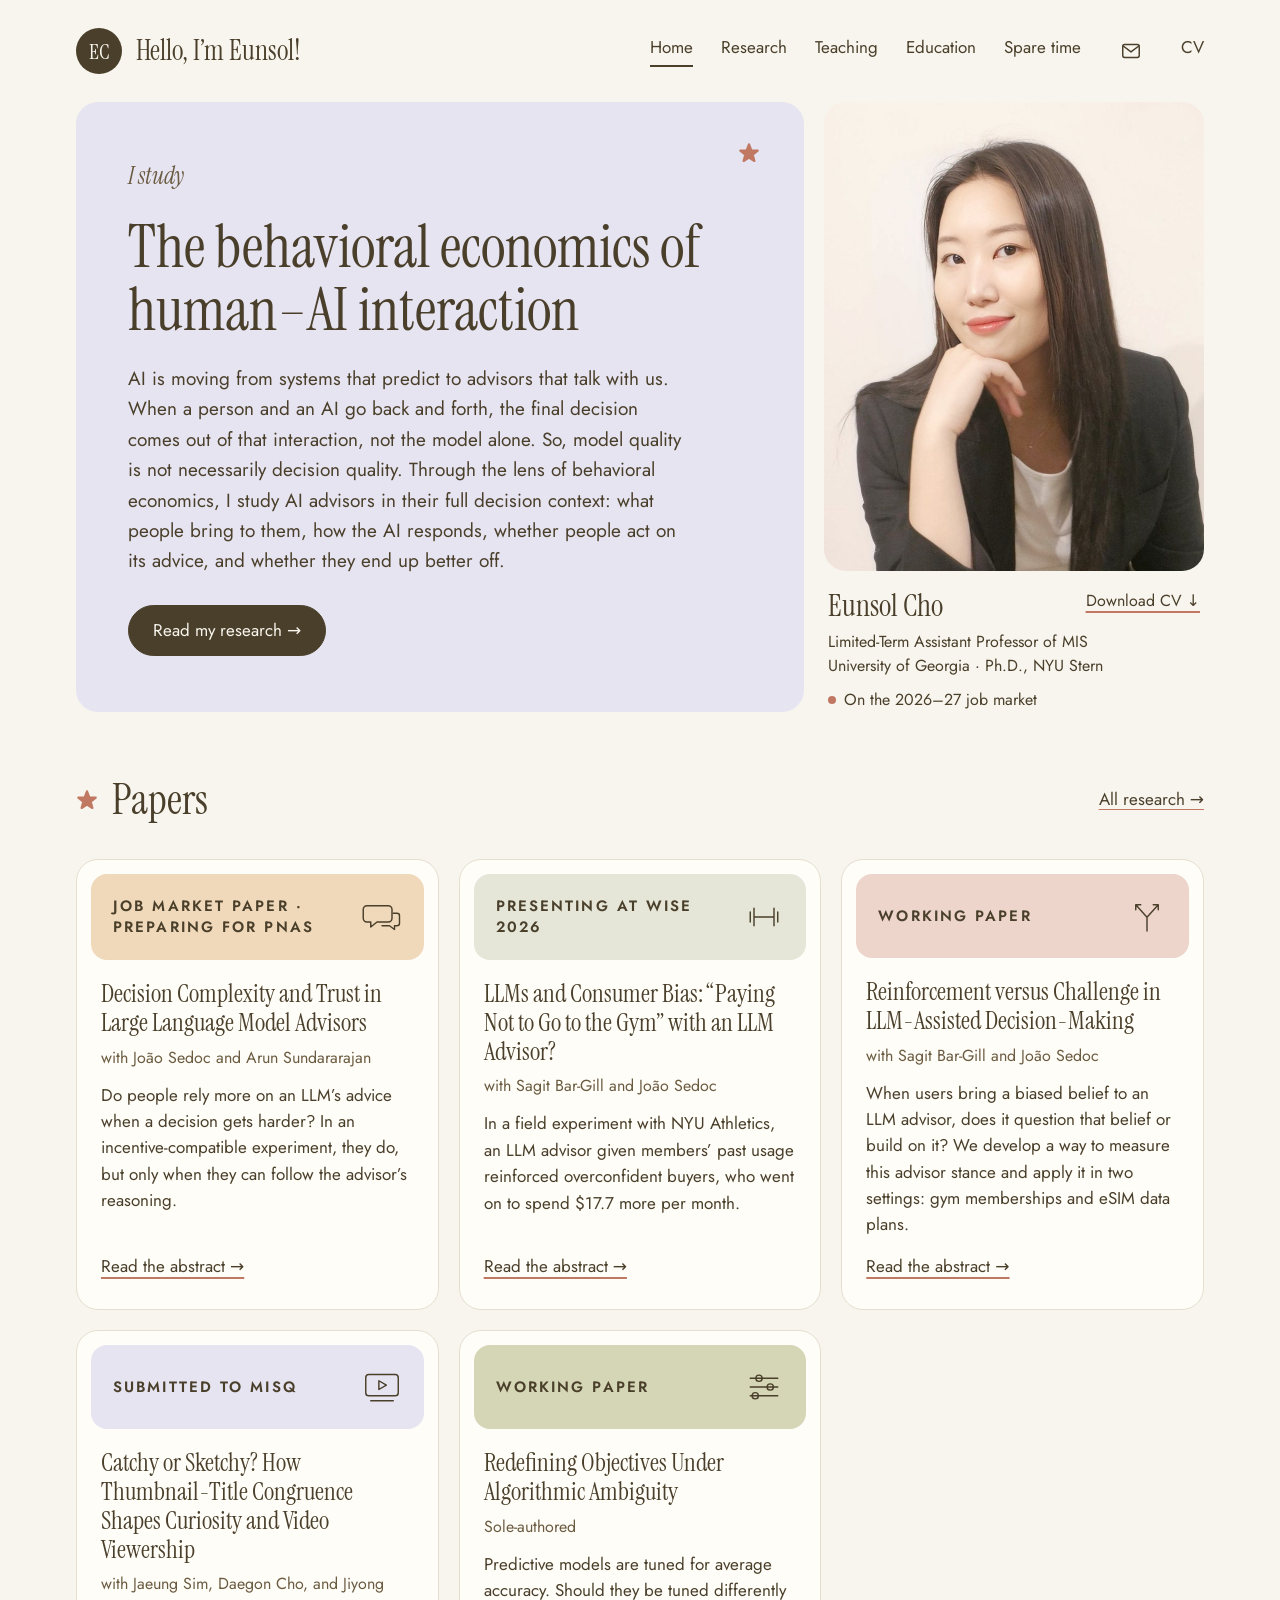
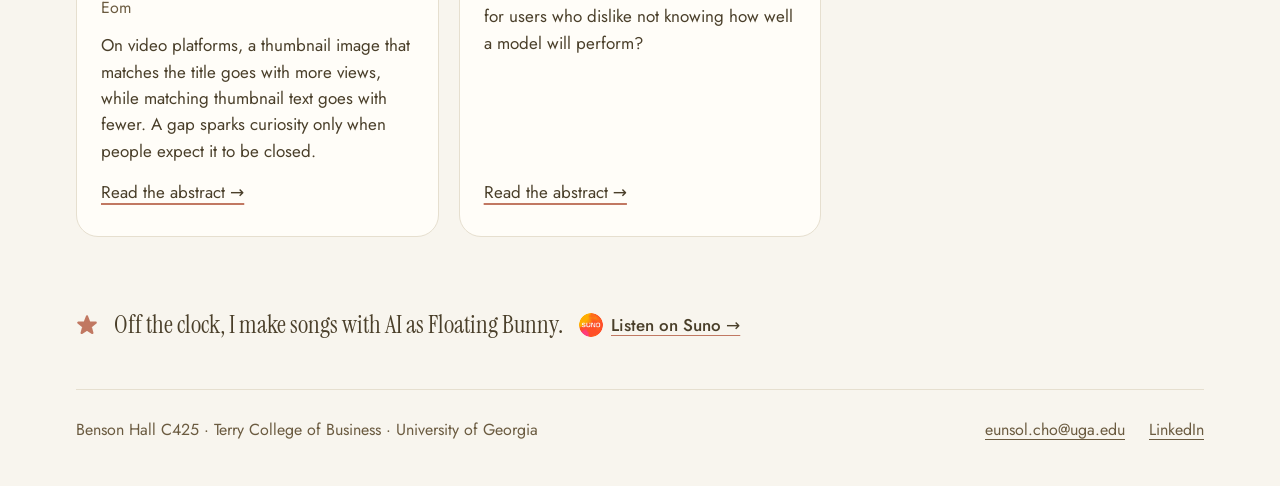
<file: index.html>
<!doctype html>
<html lang="en">
<head>
<meta charset="utf-8">
<meta name="viewport" content="width=device-width, initial-scale=1">
<title>Eunsol Cho · Behavioral economics of human–AI interaction</title>
<meta name="description" content="Eunsol Cho studies the behavioral economics of human–AI interaction: how people rely on information from platforms, algorithms, and AI, and whether it improves their decisions.">
<meta property="og:title" content="Eunsol Cho · Behavioral economics of human–AI interaction">
<meta property="og:description" content="Eunsol Cho studies the behavioral economics of human–AI interaction: how people rely on information from platforms, algorithms, and AI, and whether it improves their decisions.">
<meta property="og:image" content="https://iameunsol.com/assets/img/og.jpg">
<meta property="og:type" content="website">
<link rel="icon" href="favicon.svg" type="image/svg+xml">
<link rel="preconnect" href="https://fonts.googleapis.com">
<link rel="preconnect" href="https://fonts.gstatic.com" crossorigin>
<link rel="stylesheet" href="https://fonts.googleapis.com/css2?family=Instrument+Serif:ital@0;1&amp;family=Jost:wght@400;500;600&amp;display=swap">
<link rel="stylesheet" href="assets/css/site.css?v=bc23ac69">
</head>
<body>
<a class="skip" href="#main">Skip to content</a>
<div class="page">
  <header class="site-header">
    <a class="brand" href="./"><span class="mono" aria-hidden="true">EC</span><span class="brand-name">Hello, I’m Eunsol!</span></a>
    <nav class="nav" aria-label="Main">
      <a href="" aria-current="page">Home</a>
      <a href="research/">Research</a>
      <a href="teaching/">Teaching</a>
      <a href="education/">Education</a>
      <a href="spare-time/">Spare time</a>
      <a class="icon-link" href="mailto:eunsol.cho@uga.edu" aria-label="Email Eunsol"><svg aria-hidden="true" width="22" height="22" viewBox="0 0 24 24" fill="none" stroke="currentColor" stroke-width="1.6" stroke-linecap="round" stroke-linejoin="round"><rect x="3" y="5" width="18" height="14" rx="2"/><path d="M3.5 6.5l8.5 6.5 8.5-6.5"/></svg></a>
      <a href="/Eunsol_Cho_CV.pdf">CV</a>
    </nav>
  </header>
  <main id="main">
    <section class="hero">
      <div class="hero-box">
        <svg class="star" aria-hidden="true" width="22" height="22" viewBox="0 0 24 24"><path d="M12.00,2.60 L14.53,9.12 L21.51,9.51 L16.09,13.93 L17.88,20.69 L12.00,16.90 L6.12,20.69 L7.91,13.93 L2.49,9.51 L9.47,9.12 Z"/></svg>
        <p class="kicker">I study</p>
        <h1>The behavioral economics of human–AI interaction</h1>
        <p class="lead">AI is moving from systems that predict to advisors that talk with us. When a person and an AI go back and forth, the final decision comes out of that interaction, not the model alone. So, model quality is not necessarily decision quality. Through the lens of behavioral economics, I study AI advisors in their full decision context: what people bring to them, how the AI responds, whether people act on its advice, and whether they end up better off.</p>
        <div class="btns">
          <a class="pill solid" href="research/">Read my research →</a>
        </div>
      </div>
      <div class="portrait">
        <img src="assets/img/eunsol-cho.jpg" alt="Portrait of Eunsol Cho" width="900" height="900">
        <div class="caption">
          <p class="name-row"><span class="name">Eunsol Cho</span><a class="textlink cv" href="/Eunsol_Cho_CV.pdf">Download CV ↓</a></p>
          <p>Limited-Term Assistant Professor of MIS<br>University of Georgia · Ph.D., NYU Stern</p>
          <span class="tag"><span class="dot" aria-hidden="true"></span>On the 2026–27 job market</span>
        </div>
      </div>
    </section>

    <section class="section" aria-labelledby="papers-h">
      <div class="section-head">
        <h2 class="h" id="papers-h"><svg class="star" aria-hidden="true" width="22" height="22" viewBox="0 0 24 24"><path d="M12.00,2.60 L14.53,9.12 L21.51,9.51 L16.09,13.93 L17.88,20.69 L12.00,16.90 L6.12,20.69 L7.91,13.93 L2.49,9.51 L9.47,9.12 Z"/></svg> Papers</h2>
        <a href="research/" style="font-size:17px;text-decoration-color:var(--spark)">All research →</a>
      </div>
      <div class="cards pgrid">
        <article class="course pcard">
          <div class="band" style="background:#F0D9BA"><span>JOB MARKET PAPER · PREPARING FOR PNAS</span><svg aria-hidden="true" width="40" height="40" viewBox="0 0 64 64" fill="none" stroke="currentColor" stroke-width="2.3" stroke-linecap="round" stroke-linejoin="round"><path d="M8 14h34a6 6 0 0 1 6 6v14a6 6 0 0 1-6 6H24l-10 8v-8H8a6 6 0 0 1-6-6V20a6 6 0 0 1 6-6z"/><path d="M50 26h6a4 4 0 0 1 4 4v12a4 4 0 0 1-4 4h-4v6l-8-6H32"/></svg></div>
          <div class="cb">
            <h3>Decision Complexity and Trust in Large Language Model Advisors</h3>
            <p class="where">with João Sedoc and Arun Sundararajan</p>
            <p class="sum">Do people rely more on an LLM’s advice when a decision gets harder? In an incentive-compatible experiment, they do, but only when they can follow the advisor’s reasoning.</p>
            <a class="textlink" href="research/#jmp">Read the abstract →</a>
          </div>
        </article>
        <article class="course pcard">
          <div class="band" style="background:#E5E6D8"><span>PRESENTING AT WISE 2026</span><svg aria-hidden="true" width="40" height="40" viewBox="0 0 64 64" fill="none" stroke="currentColor" stroke-width="2.3" stroke-linecap="round" stroke-linejoin="round"><path d="M10 24v16M16 18v28M48 18v28M54 24v16M16 32h32"/></svg></div>
          <div class="cb">
            <h3>LLMs and Consumer Bias: “Paying Not to Go to the Gym” with an LLM Advisor?</h3>
            <p class="where">with Sagit Bar-Gill and João Sedoc</p>
            <p class="sum">In a field experiment with NYU Athletics, an LLM advisor given members’ past usage reinforced overconfident buyers, who went on to spend $17.7 more per month.</p>
            <a class="textlink" href="research/#gym">Read the abstract →</a>
          </div>
        </article>
        <article class="course pcard">
          <div class="band" style="background:#EDD5CB"><span>WORKING PAPER</span><svg aria-hidden="true" width="40" height="40" viewBox="0 0 64 64" fill="none" stroke="currentColor" stroke-width="2.3" stroke-linecap="round" stroke-linejoin="round"><path d="M32 56V34M32 34L14 14M32 34l18-20M14 14h8M14 14v8M50 14h-8M50 14v8"/></svg></div>
          <div class="cb">
            <h3>Reinforcement versus Challenge in LLM-Assisted Decision-Making</h3>
            <p class="where">with Sagit Bar-Gill and João Sedoc</p>
            <p class="sum">When users bring a biased belief to an LLM advisor, does it question that belief or build on it? We develop a way to measure this advisor stance and apply it in two settings: gym memberships and eSIM data plans.</p>
            <a class="textlink" href="research/#stance">Read the abstract →</a>
          </div>
        </article>
        <article class="course pcard">
          <div class="band" style="background:#E6E4F1"><span>SUBMITTED TO MISQ</span><svg aria-hidden="true" width="40" height="40" viewBox="0 0 64 64" fill="none" stroke="currentColor" stroke-width="2.3" stroke-linecap="round" stroke-linejoin="round"><rect x="6" y="12" width="52" height="34" rx="5"/><path d="M27 22v14l12-7z"/><path d="M14 54h36"/></svg></div>
          <div class="cb">
            <h3>Catchy or Sketchy? How Thumbnail-Title Congruence Shapes Curiosity and Video Viewership</h3>
            <p class="where">with Jaeung Sim, Daegon Cho, and Jiyong Eom</p>
            <p class="sum">On video platforms, a thumbnail image that matches the title goes with more views, while matching thumbnail text goes with fewer. A gap sparks curiosity only when people expect it to be closed.</p>
            <a class="textlink" href="research/#catchy">Read the abstract →</a>
          </div>
        </article>
        <article class="course pcard">
          <div class="band" style="background:#D5D6B6"><span>WORKING PAPER</span><svg aria-hidden="true" width="40" height="40" viewBox="0 0 64 64" fill="none" stroke="currentColor" stroke-width="2.3" stroke-linecap="round" stroke-linejoin="round"><path d="M10 18h44M10 32h44M10 46h44"/><circle cx="24" cy="18" r="5" fill="var(--tile)"/><circle cx="42" cy="32" r="5" fill="var(--tile)"/><circle cx="18" cy="46" r="5" fill="var(--tile)"/></svg></div>
          <div class="cb">
            <h3>Redefining Objectives Under Algorithmic Ambiguity</h3>
            <p class="where">Sole-authored</p>
            <p class="sum">Predictive models are tuned for average accuracy. Should they be tuned differently for users who dislike not knowing how well a model will perform?</p>
            <a class="textlink" href="research/#ambiguity">Read the abstract →</a>
          </div>
        </article>
      </div>
    </section>

    <p class="offclock"><svg class="star" aria-hidden="true" width="22" height="22" viewBox="0 0 24 24"><path d="M12.00,2.60 L14.53,9.12 L21.51,9.51 L16.09,13.93 L17.88,20.69 L12.00,16.90 L6.12,20.69 L7.91,13.93 L2.49,9.51 L9.47,9.12 Z"/></svg><span class="t">Off the clock, I make songs with AI as Floating Bunny.</span><a href="https://suno.com/@floatingbunny"><img src="assets/img/suno.png" alt="" width="24" height="24">Listen on Suno →</a></p>
  </main>
  <footer class="site-footer">
    <span>Benson Hall C425 · Terry College of Business · University of Georgia</span>
    <span class="links"><a href="mailto:eunsol.cho@uga.edu">eunsol.cho@uga.edu</a><a href="https://www.linkedin.com/in/eunsol--cho">LinkedIn</a></span>
  </footer>
</div>
<script src="assets/js/site.js?v=bc23ac69"></script>
</body>
</html>
</file>
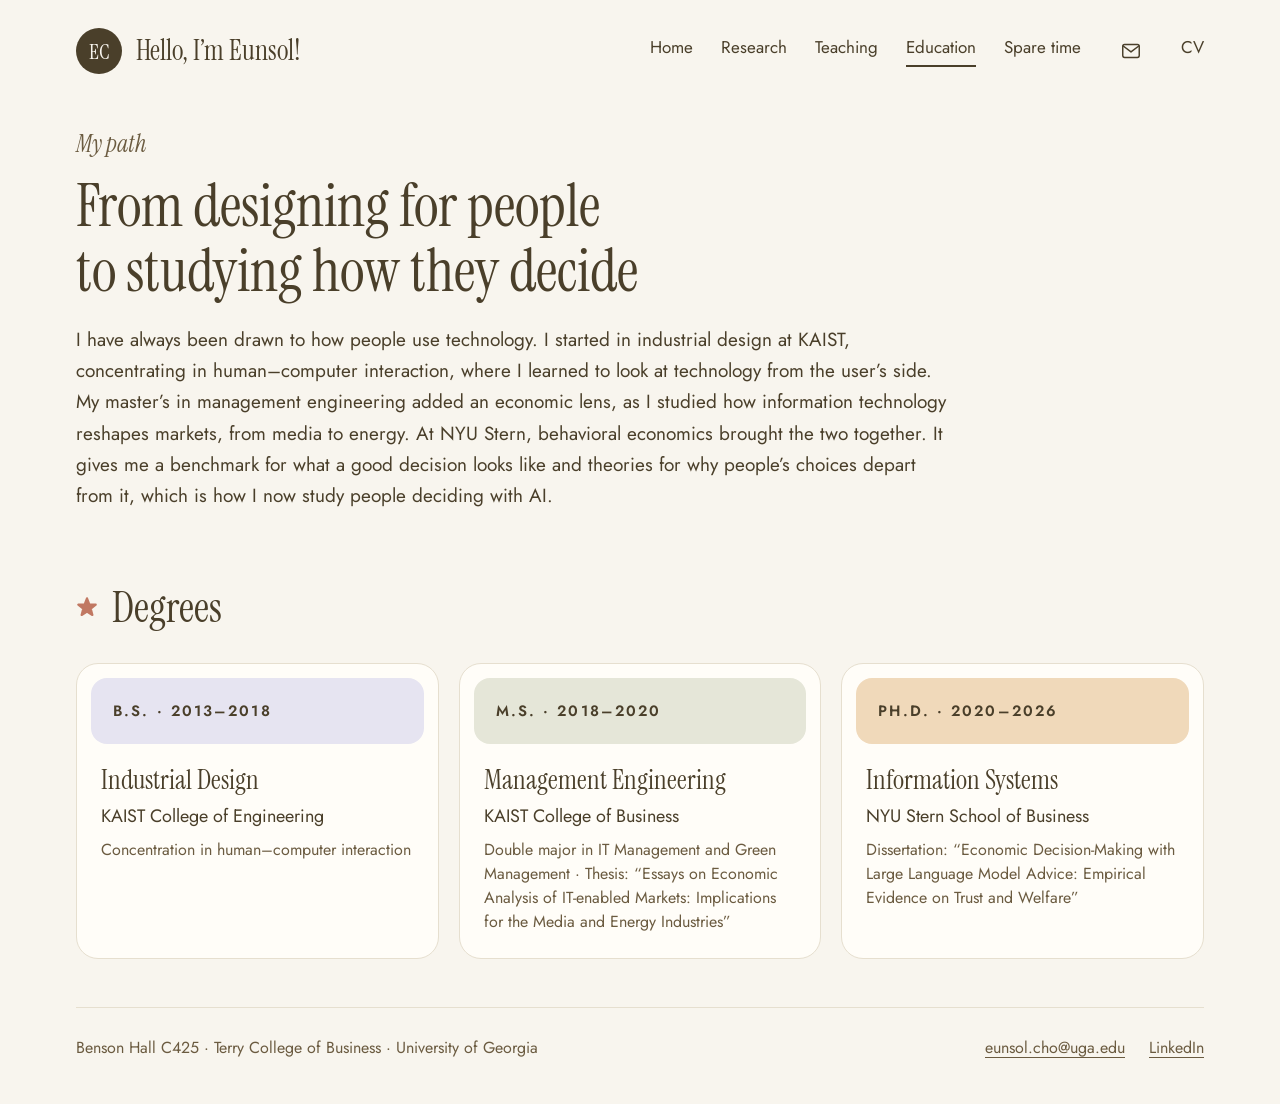
<file: education/index.html>
<!doctype html>
<html lang="en">
<head>
<meta charset="utf-8">
<meta name="viewport" content="width=device-width, initial-scale=1">
<title>Education · Eunsol Cho</title>
<meta name="description" content="Eunsol Cho’s path from industrial design and HCI to behavioral economics and information systems.">
<meta property="og:title" content="Education · Eunsol Cho">
<meta property="og:description" content="Eunsol Cho’s path from industrial design and HCI to behavioral economics and information systems.">
<meta property="og:image" content="https://iameunsol.com/assets/img/og.jpg">
<meta property="og:type" content="website">
<link rel="icon" href="../favicon.svg" type="image/svg+xml">
<link rel="preconnect" href="https://fonts.googleapis.com">
<link rel="preconnect" href="https://fonts.gstatic.com" crossorigin>
<link rel="stylesheet" href="https://fonts.googleapis.com/css2?family=Instrument+Serif:ital@0;1&amp;family=Jost:wght@400;500;600&amp;display=swap">
<link rel="stylesheet" href="../assets/css/site.css?v=bc23ac69">
</head>
<body>
<a class="skip" href="#main">Skip to content</a>
<div class="page">
  <header class="site-header">
    <a class="brand" href="../"><span class="mono" aria-hidden="true">EC</span><span class="brand-name">Hello, I’m Eunsol!</span></a>
    <nav class="nav" aria-label="Main">
      <a href="../">Home</a>
      <a href="../research/">Research</a>
      <a href="../teaching/">Teaching</a>
      <a href="../education/" aria-current="page">Education</a>
      <a href="../spare-time/">Spare time</a>
      <a class="icon-link" href="mailto:eunsol.cho@uga.edu" aria-label="Email Eunsol"><svg aria-hidden="true" width="22" height="22" viewBox="0 0 24 24" fill="none" stroke="currentColor" stroke-width="1.6" stroke-linecap="round" stroke-linejoin="round"><rect x="3" y="5" width="18" height="14" rx="2"/><path d="M3.5 6.5l8.5 6.5 8.5-6.5"/></svg></a>
      <a href="/Eunsol_Cho_CV.pdf">CV</a>
    </nav>
  </header>
  <main id="main">
    <section class="intro">
      <p class="kicker">My path</p>
      <h1>From designing for people<br>to studying how they decide</h1>
      <p class="lead">I have always been drawn to how people use technology. I started in industrial design at KAIST, concentrating in human–computer interaction, where I learned to look at technology from the user’s side. My master’s in management engineering added an economic lens, as I studied how information technology reshapes markets, from media to energy. At NYU Stern, behavioral economics brought the two together. It gives me a benchmark for what a good decision looks like and theories for why people’s choices depart from it, which is how I now study people deciding with AI.</p>
    </section>

    <section style="padding:0 var(--x)">
      <h2 class="h h-sub"><svg class="star" aria-hidden="true" width="22" height="22" viewBox="0 0 24 24"><path d="M12.00,2.60 L14.53,9.12 L21.51,9.51 L16.09,13.93 L17.88,20.69 L12.00,16.90 L6.12,20.69 L7.91,13.93 L2.49,9.51 L9.47,9.12 Z"/></svg> Degrees</h2>
      <div class="cards">
        <article class="course"><div class="band" style="background:#E6E4F1">B.S. · 2013–2018</div><div class="cb"><h3>Industrial Design</h3><p>KAIST College of Engineering</p><p class="where">Concentration in human–computer interaction</p></div></article>
        <article class="course"><div class="band" style="background:#E5E6D8">M.S. · 2018–2020</div><div class="cb"><h3>Management Engineering</h3><p>KAIST College of Business</p><p class="where">Double major in IT Management and Green Management · Thesis: “Essays on Economic Analysis of IT-enabled Markets: Implications for the Media and Energy Industries”</p></div></article>
        <article class="course"><div class="band" style="background:#F0D9BA">PH.D. · 2020–2026</div><div class="cb"><h3>Information Systems</h3><p>NYU Stern School of Business</p><p class="where">Dissertation: “Economic Decision-Making with Large Language Model Advice: Empirical Evidence on Trust and Welfare”</p></div></article>
      </div>
    </section>
  </main>
  <footer class="site-footer">
    <span>Benson Hall C425 · Terry College of Business · University of Georgia</span>
    <span class="links"><a href="mailto:eunsol.cho@uga.edu">eunsol.cho@uga.edu</a><a href="https://www.linkedin.com/in/eunsol--cho">LinkedIn</a></span>
  </footer>
</div>
<script src="../assets/js/site.js?v=bc23ac69"></script>
</body>
</html>
</file>
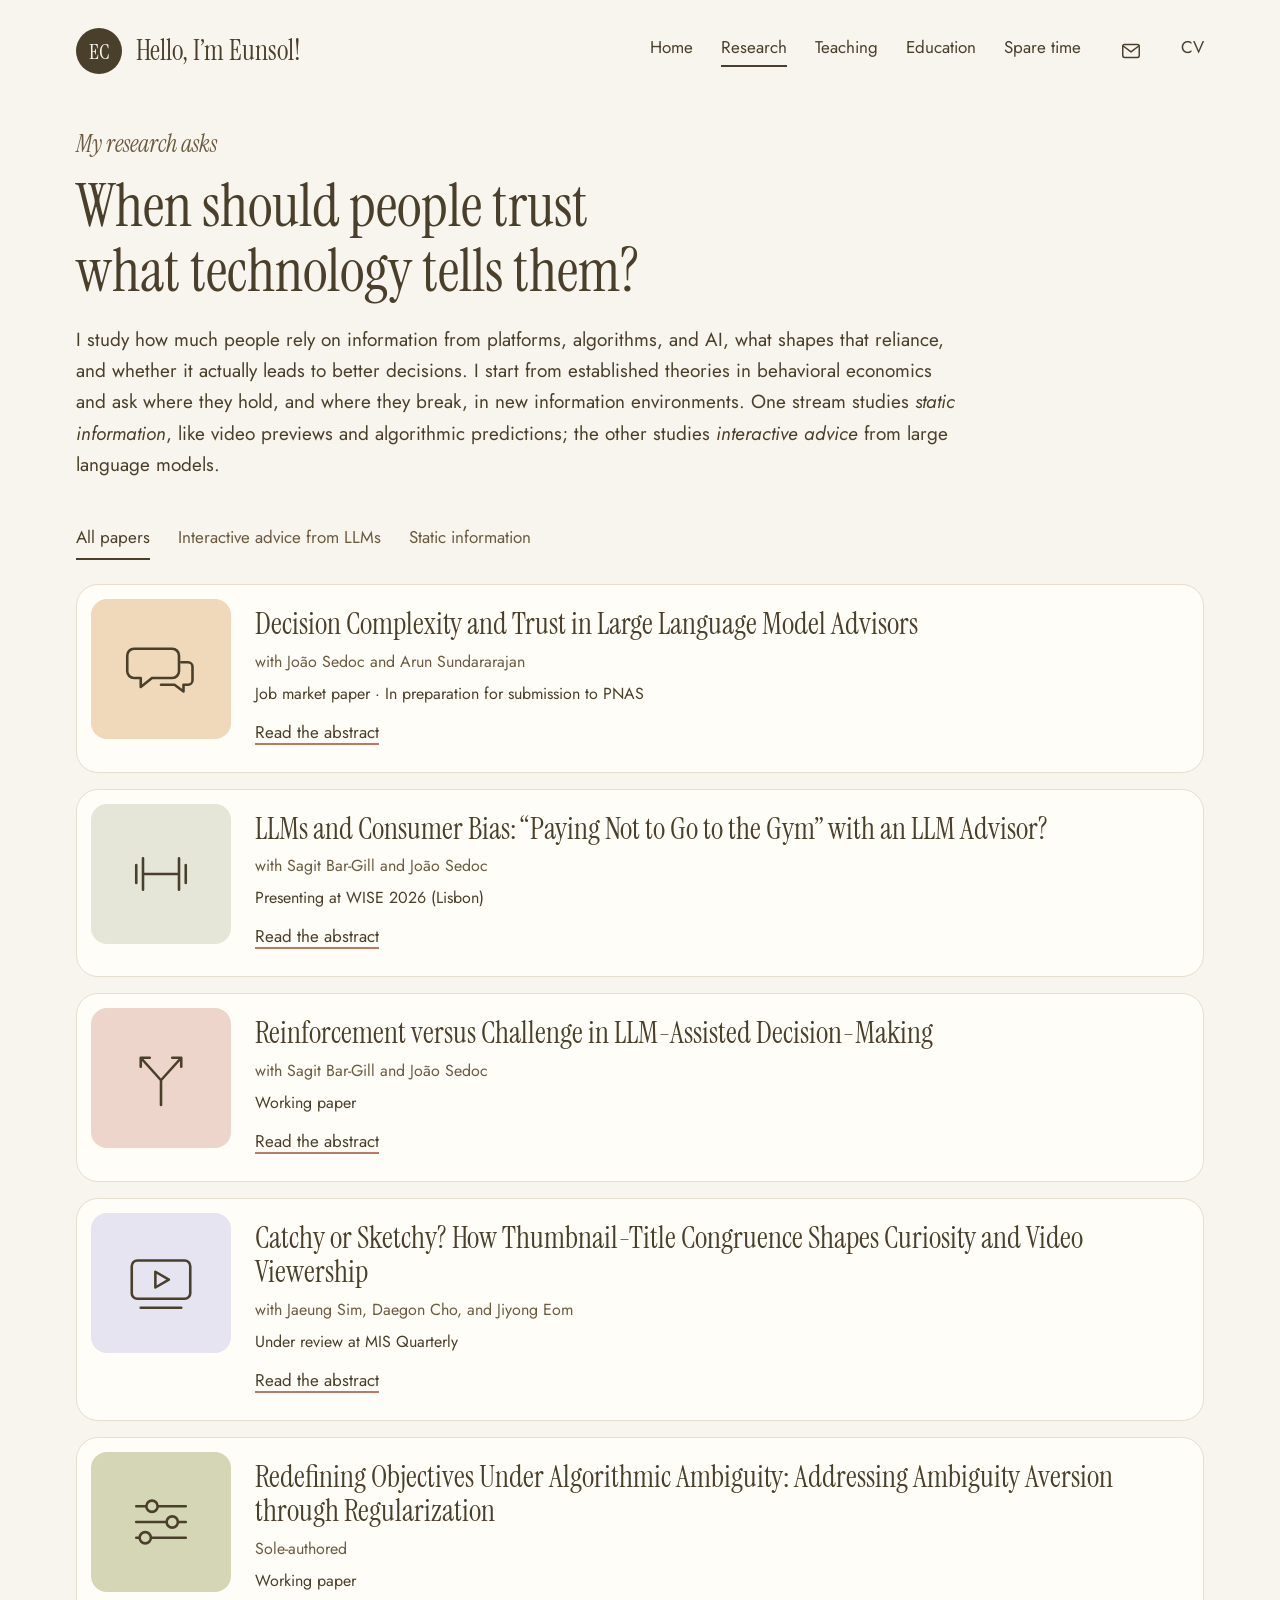
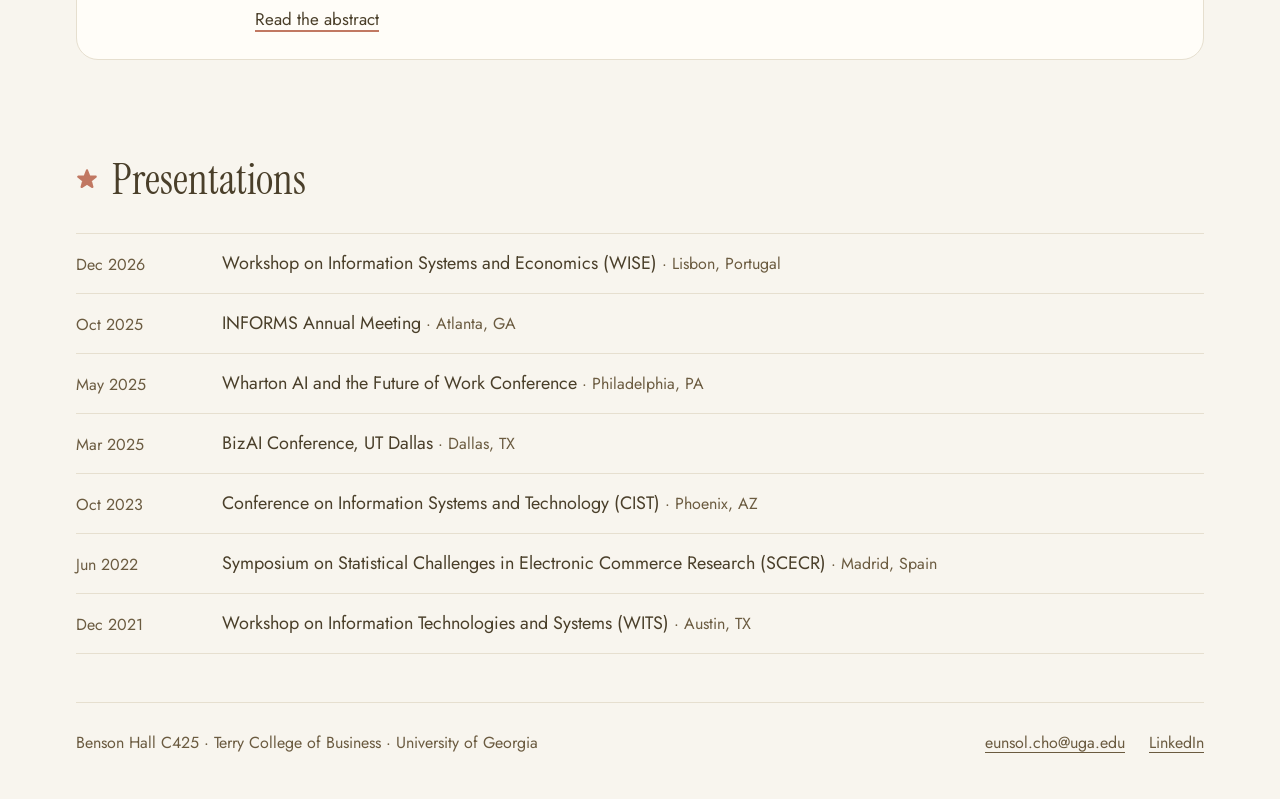
<file: research/index.html>
<!doctype html>
<html lang="en">
<head>
<meta charset="utf-8">
<meta name="viewport" content="width=device-width, initial-scale=1">
<title>Research · Eunsol Cho</title>
<meta name="description" content="Papers and presentations by Eunsol Cho on trust and reliance in human–AI decisions.">
<meta property="og:title" content="Research · Eunsol Cho">
<meta property="og:description" content="Papers and presentations by Eunsol Cho on trust and reliance in human–AI decisions.">
<meta property="og:image" content="https://iameunsol.com/assets/img/og.jpg">
<meta property="og:type" content="website">
<link rel="icon" href="../favicon.svg" type="image/svg+xml">
<link rel="preconnect" href="https://fonts.googleapis.com">
<link rel="preconnect" href="https://fonts.gstatic.com" crossorigin>
<link rel="stylesheet" href="https://fonts.googleapis.com/css2?family=Instrument+Serif:ital@0;1&amp;family=Jost:wght@400;500;600&amp;display=swap">
<link rel="stylesheet" href="../assets/css/site.css?v=bc23ac69">
</head>
<body>
<a class="skip" href="#main">Skip to content</a>
<div class="page">
  <header class="site-header">
    <a class="brand" href="../"><span class="mono" aria-hidden="true">EC</span><span class="brand-name">Hello, I’m Eunsol!</span></a>
    <nav class="nav" aria-label="Main">
      <a href="../">Home</a>
      <a href="../research/" aria-current="page">Research</a>
      <a href="../teaching/">Teaching</a>
      <a href="../education/">Education</a>
      <a href="../spare-time/">Spare time</a>
      <a class="icon-link" href="mailto:eunsol.cho@uga.edu" aria-label="Email Eunsol"><svg aria-hidden="true" width="22" height="22" viewBox="0 0 24 24" fill="none" stroke="currentColor" stroke-width="1.6" stroke-linecap="round" stroke-linejoin="round"><rect x="3" y="5" width="18" height="14" rx="2"/><path d="M3.5 6.5l8.5 6.5 8.5-6.5"/></svg></a>
      <a href="/Eunsol_Cho_CV.pdf">CV</a>
    </nav>
  </header>
  <main id="main">
    <section class="intro">
      <p class="kicker">My research asks</p>
      <h1>When should people trust<br>what technology tells them?</h1>
      <p class="lead">I study how much people rely on information from platforms, algorithms, and AI, what shapes that reliance, and whether it actually leads to better decisions. I start from established theories in behavioral economics and ask where they hold, and where they break, in new information environments. One stream studies <em>static information</em>, like video previews and algorithmic predictions; the other studies <em>interactive advice</em> from large language models.</p>
    </section>

    <section style="padding:0 var(--x)">
      <div class="filters" role="group" aria-label="Filter papers">
        <button type="button" data-filter="all" aria-pressed="true">All papers</button>
        <button type="button" data-filter="interactive" aria-pressed="false">Interactive advice from LLMs</button>
        <button type="button" data-filter="static" aria-pressed="false">Static information</button>
      </div>
      <div class="plist">
        <article class="paper" id="jmp" data-stream="interactive" style="--tile:#F0D9BA">
          <div class="ptile"><svg aria-hidden="true" width="72" height="72" viewBox="0 0 64 64" fill="none" stroke="currentColor" stroke-width="2.3" stroke-linecap="round" stroke-linejoin="round"><path d="M8 14h34a6 6 0 0 1 6 6v14a6 6 0 0 1-6 6H24l-10 8v-8H8a6 6 0 0 1-6-6V20a6 6 0 0 1 6-6z"/><path d="M50 26h6a4 4 0 0 1 4 4v12a4 4 0 0 1-4 4h-4v6l-8-6H32"/></svg></div>
          <div class="pbody">
            <h3>Decision Complexity and Trust in Large Language Model Advisors</h3>
            <p class="authors">with João Sedoc and Arun Sundararajan</p>
            <p class="status">Job market paper · In preparation for submission to PNAS</p>
            <button type="button" class="textbtn" data-abs aria-expanded="false" aria-controls="abs-jmp">Read the abstract</button>
            <div class="abs" id="abs-jmp" hidden><p>As organizations increasingly adopt large language models (LLMs) for decision support, a central challenge lies in understanding when individuals are willing to trust such advisors. We theorize that decision complexity plays a critical role, as it simultaneously increases the need for guidance while reducing individuals’ ability to evaluate explanations. In a preregistered, incentive-compatible online experiment (N = 1,003) in a financial advising context, participants make investment decisions before and after receiving advice from an LLM. Complexity is manipulated through the number of lottery outcomes, and behavioral trust is measured using the weight-of-advice metric. We find that behavioral trust in LLMs increases with decision complexity, but only among individuals with higher cognitive reflection; for others, the effect attenuates due to reduced understanding of the LLM’s reasoning. Our results extend behavioral trust measures to conversational agents and highlight the alignment between decision demands and user capabilities as critical for effective human-AI collaboration.</p></div>
          </div>
        </article>
        <article class="paper" id="gym" data-stream="interactive" style="--tile:#E5E6D8">
          <div class="ptile"><svg aria-hidden="true" width="72" height="72" viewBox="0 0 64 64" fill="none" stroke="currentColor" stroke-width="2.3" stroke-linecap="round" stroke-linejoin="round"><path d="M10 24v16M16 18v28M48 18v28M54 24v16M16 32h32"/></svg></div>
          <div class="pbody">
            <h3>LLMs and Consumer Bias: “Paying Not to Go to the Gym” with an LLM Advisor?</h3>
            <p class="authors">with Sagit Bar-Gill and João Sedoc</p>
            <p class="status">Presenting at WISE 2026 (Lisbon)</p>
            <button type="button" class="textbtn" data-abs aria-expanded="false" aria-controls="abs-gym">Read the abstract</button>
            <div class="abs" id="abs-gym" hidden><p>LLM advisors increasingly interact with consumers at the point of purchase, raising the question of whether they mitigate or reinforce well-documented choice biases. We study gym membership choice, where consumers systematically overestimate future attendance. In a randomized field experiment with NYU Athletics, prospective members receive information through static disclosure or interact with one of two LLM advisors given matched information. The advisor does not change plan choice at purchase, but members advised by an LLM given historical usage data overspend $17.7 more per month than those advised by a pricing-only LLM. Conversation-level analysis, an online replication (N = 687), and a digital-twin experiment show that the advisor reinforces, rather than challenges, users who are highly confident and whose estimates lie far above break-even, and that access to historical usage data increases reinforcement. The findings inform the design and regulation of consumer-facing AI advisors.</p></div>
          </div>
        </article>
        <article class="paper" id="stance" data-stream="interactive" style="--tile:#EDD5CB">
          <div class="ptile"><svg aria-hidden="true" width="72" height="72" viewBox="0 0 64 64" fill="none" stroke="currentColor" stroke-width="2.3" stroke-linecap="round" stroke-linejoin="round"><path d="M32 56V34M32 34L14 14M32 34l18-20M14 14h8M14 14v8M50 14h-8M50 14v8"/></svg></div>
          <div class="pbody">
            <h3>Reinforcement versus Challenge in LLM-Assisted Decision-Making</h3>
            <p class="authors">with Sagit Bar-Gill and João Sedoc</p>
            <p class="status">Working paper</p>
            <button type="button" class="textbtn" data-abs aria-expanded="false" aria-controls="abs-stance">Read the abstract</button>
            <div class="abs" id="abs-stance" hidden><p>LLM advisors may either challenge or reinforce the beliefs users bring to a decision. We develop a method for evaluating whether an LLM advisor reinforces or challenges a user’s existing belief, a construct distinct from tone, grounded in a conceptually defined rubric validated against expert human judgment and applied at scale. Focusing on settings in which consumers estimate their own future usage and tend to be biased, gym memberships and prepaid eSIM data plans, we show that the method generalizes across settings, providing a tool for evaluating whether an LLM offers a meaningful second opinion or accepts users’ assumptions without scrutiny.</p></div>
          </div>
        </article>
        <article class="paper" id="catchy" data-stream="static" style="--tile:#E6E4F1">
          <div class="ptile"><svg aria-hidden="true" width="72" height="72" viewBox="0 0 64 64" fill="none" stroke="currentColor" stroke-width="2.3" stroke-linecap="round" stroke-linejoin="round"><rect x="6" y="12" width="52" height="34" rx="5"/><path d="M27 22v14l12-7z"/><path d="M14 54h36"/></svg></div>
          <div class="pbody">
            <h3>Catchy or Sketchy? How Thumbnail-Title Congruence Shapes Curiosity and Video Viewership</h3>
            <p class="authors">with Jaeung Sim, Daegon Cho, and Jiyong Eom</p>
            <p class="status">Under review at MIS Quarterly</p>
            <button type="button" class="textbtn" data-abs aria-expanded="false" aria-controls="abs-catchy">Read the abstract</button>
            <div class="abs" id="abs-catchy" hidden><p>On video-sharing platforms, users decide what to watch based on a small set of cues jointly signaling a video’s content. We examine how the title’s semantic congruence with each thumbnail component, its image and overlaid text, shapes viewership. A field study of 10,098 YouTube videos from 233 creators reveals a modality asymmetry: image-title congruence is positively associated with subsequent views, whereas text-title congruence is negatively associated with them. Drawing on information-gap theory, we propose that congruence shapes both the perceived information gap and its expected resolvability through viewing. A preregistered experiment with 996 participants, using generative AI to manipulate both forms of congruence, supports this account: image-title congruence enhanced curiosity and video choice, whereas text-title congruence did not, and the information gap increased curiosity only when expected resolvability was high.</p></div>
          </div>
        </article>
        <article class="paper" id="ambiguity" data-stream="static" style="--tile:#D5D6B6">
          <div class="ptile"><svg aria-hidden="true" width="72" height="72" viewBox="0 0 64 64" fill="none" stroke="currentColor" stroke-width="2.3" stroke-linecap="round" stroke-linejoin="round"><path d="M10 18h44M10 32h44M10 46h44"/><circle cx="24" cy="18" r="5" fill="var(--tile)"/><circle cx="42" cy="32" r="5" fill="var(--tile)"/><circle cx="18" cy="46" r="5" fill="var(--tile)"/></svg></div>
          <div class="pbody">
            <h3>Redefining Objectives Under Algorithmic Ambiguity: Addressing Ambiguity Aversion through Regularization</h3>
            <p class="authors">Sole-authored</p>
            <p class="status">Working paper</p>
            <button type="button" class="textbtn" data-abs aria-expanded="false" aria-controls="abs-ambiguity">Read the abstract</button>
            <div class="abs" id="abs-ambiguity" hidden><p>Organizations increasingly deploy predictive models in settings where users differ in their tolerance for uncertainty about model performance. Using the α-Maxmin Expected Utility framework, I theorize that regularization induces a trade-off between the mean and the across-dataset variance of out-of-sample errors, and that ambiguity-averse users will favor objectives that temper variance even at some cost to the mean. Simulations on synthetic data show that the α-MEU objective selects different regularization levels across ambiguity attitudes, whereas in simulations seeded by a real-world meal-delivery dataset the objective becomes monotone in regularization, yielding the same choice across attitudes. The findings suggest that user-centric objective tuning can be a useful design lever and identify conditions under which ambiguity attitudes shape model preferences.</p></div>
          </div>
        </article>
      </div>
      <h2 class="h" style="margin:88px 0 22px"><svg class="star" aria-hidden="true" width="22" height="22" viewBox="0 0 24 24"><path d="M12.00,2.60 L14.53,9.12 L21.51,9.51 L16.09,13.93 L17.88,20.69 L12.00,16.90 L6.12,20.69 L7.91,13.93 L2.49,9.51 L9.47,9.12 Z"/></svg> Presentations</h2>
      <ul class="rows">
        <li><span class="when">Dec 2026</span><span>Workshop on Information Systems and Economics (WISE)<span class="muted"> · Lisbon, Portugal</span></span></li>
        <li><span class="when">Oct 2025</span><span>INFORMS Annual Meeting<span class="muted"> · Atlanta, GA</span></span></li>
        <li><span class="when">May 2025</span><span>Wharton AI and the Future of Work Conference<span class="muted"> · Philadelphia, PA</span></span></li>
        <li><span class="when">Mar 2025</span><span>BizAI Conference, UT Dallas<span class="muted"> · Dallas, TX</span></span></li>
        <li><span class="when">Oct 2023</span><span>Conference on Information Systems and Technology (CIST)<span class="muted"> · Phoenix, AZ</span></span></li>
        <li><span class="when">Jun 2022</span><span>Symposium on Statistical Challenges in Electronic Commerce Research (SCECR)<span class="muted"> · Madrid, Spain</span></span></li>
        <li><span class="when">Dec 2021</span><span>Workshop on Information Technologies and Systems (WITS)<span class="muted"> · Austin, TX</span></span></li>
      </ul>
    </section>
  </main>
  <footer class="site-footer">
    <span>Benson Hall C425 · Terry College of Business · University of Georgia</span>
    <span class="links"><a href="mailto:eunsol.cho@uga.edu">eunsol.cho@uga.edu</a><a href="https://www.linkedin.com/in/eunsol--cho">LinkedIn</a></span>
  </footer>
</div>
<script src="../assets/js/site.js?v=bc23ac69"></script>
</body>
</html>
</file>
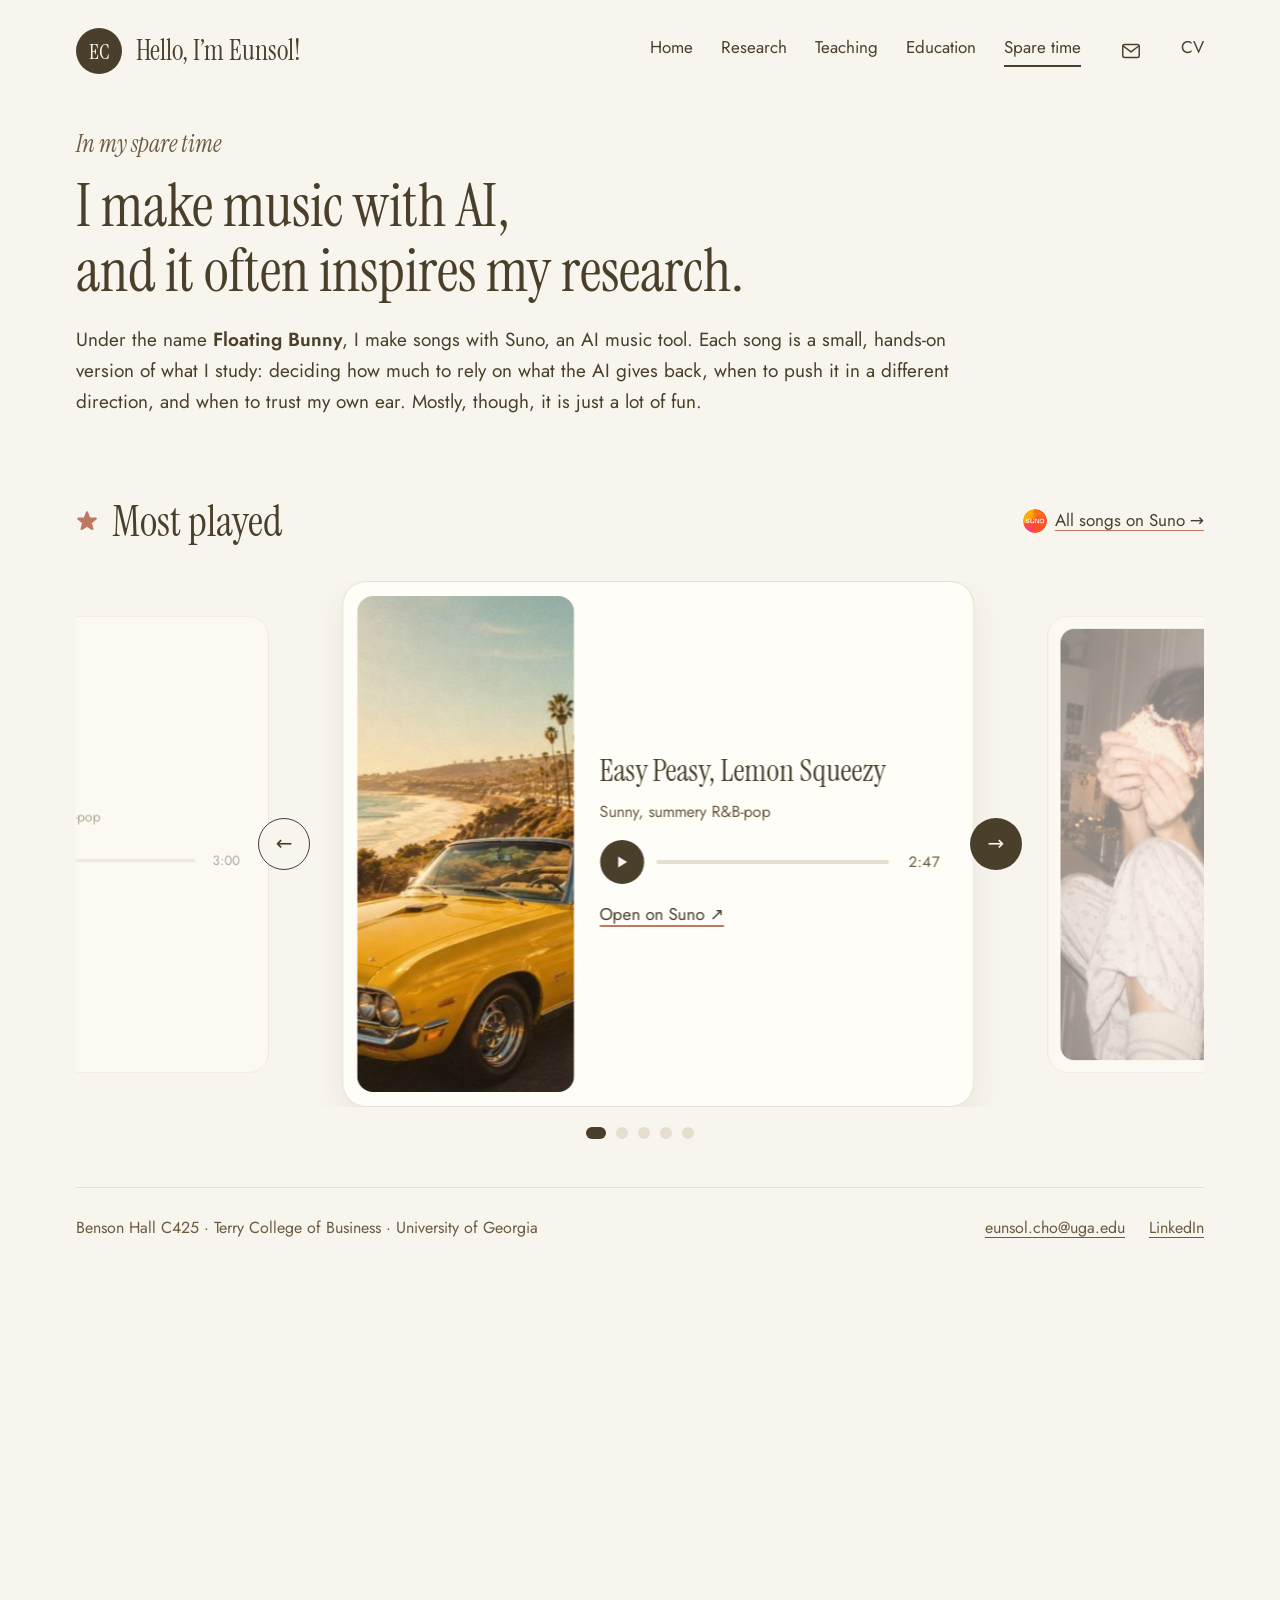
<file: songs/index.html>
<!doctype html><meta charset="utf-8"><title>Moved</title><meta http-equiv="refresh" content="0; url=/spare-time/"><link rel="canonical" href="/spare-time/"><a href="/spare-time/">This page moved.</a>
</file>
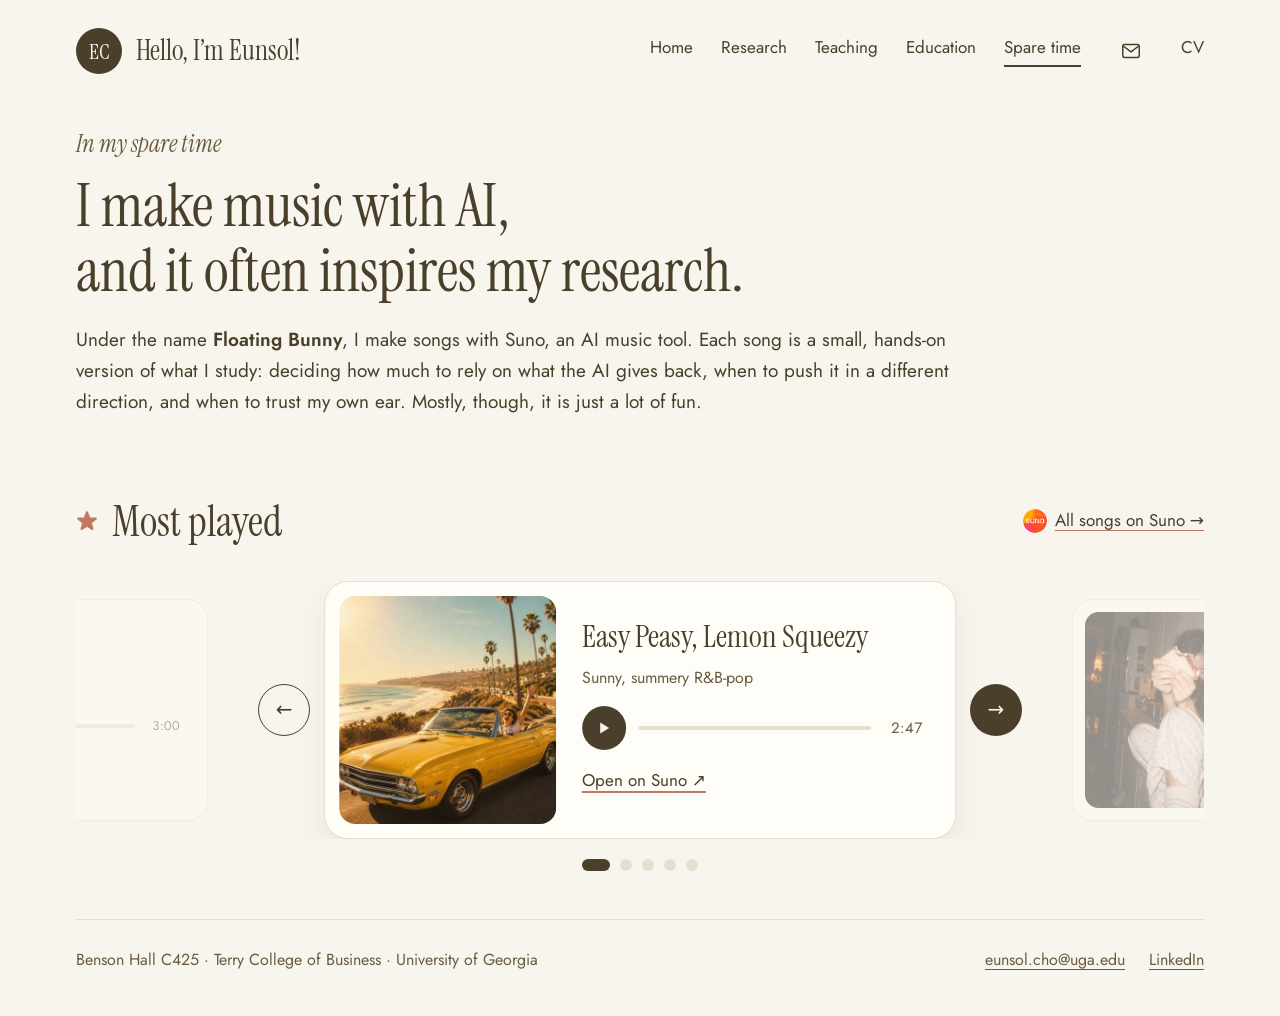
<file: spare-time/index.html>
<!doctype html>
<html lang="en">
<head>
<meta charset="utf-8">
<meta name="viewport" content="width=device-width, initial-scale=1">
<title>Spare time · Eunsol Cho</title>
<meta name="description" content="Songs Eunsol Cho makes with AI as Floating Bunny.">
<meta property="og:title" content="Spare time · Eunsol Cho">
<meta property="og:description" content="Songs Eunsol Cho makes with AI as Floating Bunny.">
<meta property="og:image" content="https://iameunsol.com/assets/img/og.jpg">
<meta property="og:type" content="website">
<link rel="icon" href="../favicon.svg" type="image/svg+xml">
<link rel="preconnect" href="https://fonts.googleapis.com">
<link rel="preconnect" href="https://fonts.gstatic.com" crossorigin>
<link rel="stylesheet" href="https://fonts.googleapis.com/css2?family=Instrument+Serif:ital@0;1&amp;family=Jost:wght@400;500;600&amp;display=swap">
<link rel="stylesheet" href="../assets/css/site.css?v=bc23ac69">
</head>
<body>
<a class="skip" href="#main">Skip to content</a>
<div class="page">
  <header class="site-header">
    <a class="brand" href="../"><span class="mono" aria-hidden="true">EC</span><span class="brand-name">Hello, I’m Eunsol!</span></a>
    <nav class="nav" aria-label="Main">
      <a href="../">Home</a>
      <a href="../research/">Research</a>
      <a href="../teaching/">Teaching</a>
      <a href="../education/">Education</a>
      <a href="../spare-time/" aria-current="page">Spare time</a>
      <a class="icon-link" href="mailto:eunsol.cho@uga.edu" aria-label="Email Eunsol"><svg aria-hidden="true" width="22" height="22" viewBox="0 0 24 24" fill="none" stroke="currentColor" stroke-width="1.6" stroke-linecap="round" stroke-linejoin="round"><rect x="3" y="5" width="18" height="14" rx="2"/><path d="M3.5 6.5l8.5 6.5 8.5-6.5"/></svg></a>
      <a href="/Eunsol_Cho_CV.pdf">CV</a>
    </nav>
  </header>
  <main id="main">
    <section class="intro">
      <p class="kicker">In my spare time</p>
      <h1>I make music with AI,<br>and it often inspires my research.</h1>
      <p class="lead">Under the name <strong style="font-weight:600">Floating Bunny</strong>, I make songs with Suno, an AI music tool. Each song is a small, hands-on version of what I study: deciding how much to rely on what the AI gives back, when to push it in a different direction, and when to trust my own ear. Mostly, though, it is just a lot of fun.</p>
    </section>

    <section style="padding:0 var(--x)" data-carousel-wrap>
      <div class="section-head" style="margin-top:72px">
        <h2 class="h"><svg class="star" aria-hidden="true" width="22" height="22" viewBox="0 0 24 24"><path d="M12.00,2.60 L14.53,9.12 L21.51,9.51 L16.09,13.93 L17.88,20.69 L12.00,16.90 L6.12,20.69 L7.91,13.93 L2.49,9.51 L9.47,9.12 Z"/></svg> Most played</h2>
        <a href="https://suno.com/@floatingbunny" style="display:inline-flex;align-items:center;gap:8px;font-size:17px;text-decoration-color:var(--spark)"><img src="../assets/img/suno.png" alt="" width="24" height="24" style="border-radius:50%">All songs on Suno →</a>
      </div>
      <div class="car" data-carousel tabindex="0" aria-roledescription="carousel" aria-label="Songs (use left and right arrow keys)">
        <article class="pc">
          <div class="pc-tile img"><img src="../assets/img/covers/easy-peasy-lemon-squeezy.jpg" alt="Cover art for Easy Peasy, Lemon Squeezy" width="480" height="480"></div>
          <div class="pc-text">
            <h3>Easy Peasy, Lemon Squeezy</h3>
            <p class="authors">Sunny, summery R&amp;B-pop</p>
            <div class="player" data-player>
              <audio preload="none" src="../assets/audio/easy-peasy-lemon-squeezy.mp3"></audio>
              <button type="button" class="play" data-name="Easy Peasy, Lemon Squeezy" aria-label="Play Easy Peasy, Lemon Squeezy"><svg aria-hidden="true" width="16" height="16" viewBox="0 0 16 16"><path d="M4 2.5v11l9-5.5z" fill="currentColor"/></svg></button>
              <span class="bar" aria-hidden="true"><span><i></i></span></span>
              <span class="time" data-dur="2:47">2:47</span>
            </div>
            <a class="textlink" href="https://suno.com/song/45fcc5aa-915a-41ec-9444-fe63ce892d3a">Open on Suno ↗</a>
          </div>
        </article>
        <article class="pc">
          <div class="pc-tile img"><img src="../assets/img/covers/pbj.jpg" alt="Cover art for PB&amp;J" width="480" height="480"></div>
          <div class="pc-text">
            <h3>PB&amp;J</h3>
            <p class="authors">2000s-inspired pop-rock</p>
            <div class="player" data-player>
              <audio preload="none" src="../assets/audio/pbj.mp3"></audio>
              <button type="button" class="play" data-name="PB&amp;J" aria-label="Play PB&amp;J"><svg aria-hidden="true" width="16" height="16" viewBox="0 0 16 16"><path d="M4 2.5v11l9-5.5z" fill="currentColor"/></svg></button>
              <span class="bar" aria-hidden="true"><span><i></i></span></span>
              <span class="time" data-dur="2:34">2:34</span>
            </div>
            <a class="textlink" href="https://suno.com/song/39789adf-4439-4e21-be07-183bb7ba9779">Open on Suno ↗</a>
          </div>
        </article>
        <article class="pc">
          <div class="pc-tile img"><img src="../assets/img/covers/take-me-where-its-pink.jpg" alt="Cover art for Take Me Where It’s Pink" width="480" height="480"></div>
          <div class="pc-text">
            <h3>Take Me Where It’s Pink</h3>
            <p class="authors">Dreamy synth indie-pop</p>
            <div class="player" data-player>
              <audio preload="none" src="../assets/audio/take-me-where-its-pink.mp3"></audio>
              <button type="button" class="play" data-name="Take Me Where It’s Pink" aria-label="Play Take Me Where It’s Pink"><svg aria-hidden="true" width="16" height="16" viewBox="0 0 16 16"><path d="M4 2.5v11l9-5.5z" fill="currentColor"/></svg></button>
              <span class="bar" aria-hidden="true"><span><i></i></span></span>
              <span class="time" data-dur="2:42">2:42</span>
            </div>
            <a class="textlink" href="https://suno.com/song/26b4c2fe-ba43-4724-96f0-1733f30f60f2">Open on Suno ↗</a>
          </div>
        </article>
        <article class="pc">
          <div class="pc-tile img"><img src="../assets/img/covers/crispy.jpg" alt="Cover art for CRISPY" width="480" height="480"></div>
          <div class="pc-text">
            <h3>CRISPY</h3>
            <p class="authors">Chic, runway-ready pop</p>
            <div class="player" data-player>
              <audio preload="none" src="../assets/audio/crispy.mp3"></audio>
              <button type="button" class="play" data-name="CRISPY" aria-label="Play CRISPY"><svg aria-hidden="true" width="16" height="16" viewBox="0 0 16 16"><path d="M4 2.5v11l9-5.5z" fill="currentColor"/></svg></button>
              <span class="bar" aria-hidden="true"><span><i></i></span></span>
              <span class="time" data-dur="2:33">2:33</span>
            </div>
            <a class="textlink" href="https://suno.com/song/4b31d869-03fd-46c4-bc26-760bd724eb20">Open on Suno ↗</a>
          </div>
        </article>
        <article class="pc">
          <div class="pc-tile img"><img src="../assets/img/covers/pit-a-pat.jpg" alt="Cover art for Pit-a-Pat" width="480" height="480"></div>
          <div class="pc-text">
            <h3>Pit-a-Pat</h3>
            <p class="authors">Glossy, moonlit dream-pop</p>
            <div class="player" data-player>
              <audio preload="none" src="../assets/audio/pit-a-pat.mp3"></audio>
              <button type="button" class="play" data-name="Pit-a-Pat" aria-label="Play Pit-a-Pat"><svg aria-hidden="true" width="16" height="16" viewBox="0 0 16 16"><path d="M4 2.5v11l9-5.5z" fill="currentColor"/></svg></button>
              <span class="bar" aria-hidden="true"><span><i></i></span></span>
              <span class="time" data-dur="3:00">3:00</span>
            </div>
            <a class="textlink" href="https://suno.com/song/26523d00-8513-41d8-adfe-7794cb4b1081">Open on Suno ↗</a>
          </div>
        </article>
        <button type="button" class="car-side prev" data-prev aria-label="Previous song">←</button>
        <button type="button" class="car-side next" data-next aria-label="Next song">→</button>
      </div>
      <div class="car-nav">
        <button type="button" class="car-bottom prev" data-prev aria-label="Previous song">←</button>
        <button type="button" class="dotbtn" aria-label="Show song 1"></button><button type="button" class="dotbtn" aria-label="Show song 2"></button><button type="button" class="dotbtn" aria-label="Show song 3"></button><button type="button" class="dotbtn" aria-label="Show song 4"></button><button type="button" class="dotbtn" aria-label="Show song 5"></button>
        <button type="button" class="car-bottom next" data-next aria-label="Next song">→</button>
      </div>
    </section>
  </main>
  <footer class="site-footer">
    <span>Benson Hall C425 · Terry College of Business · University of Georgia</span>
    <span class="links"><a href="mailto:eunsol.cho@uga.edu">eunsol.cho@uga.edu</a><a href="https://www.linkedin.com/in/eunsol--cho">LinkedIn</a></span>
  </footer>
</div>
<script src="../assets/js/site.js?v=bc23ac69"></script>
</body>
</html>
</file>
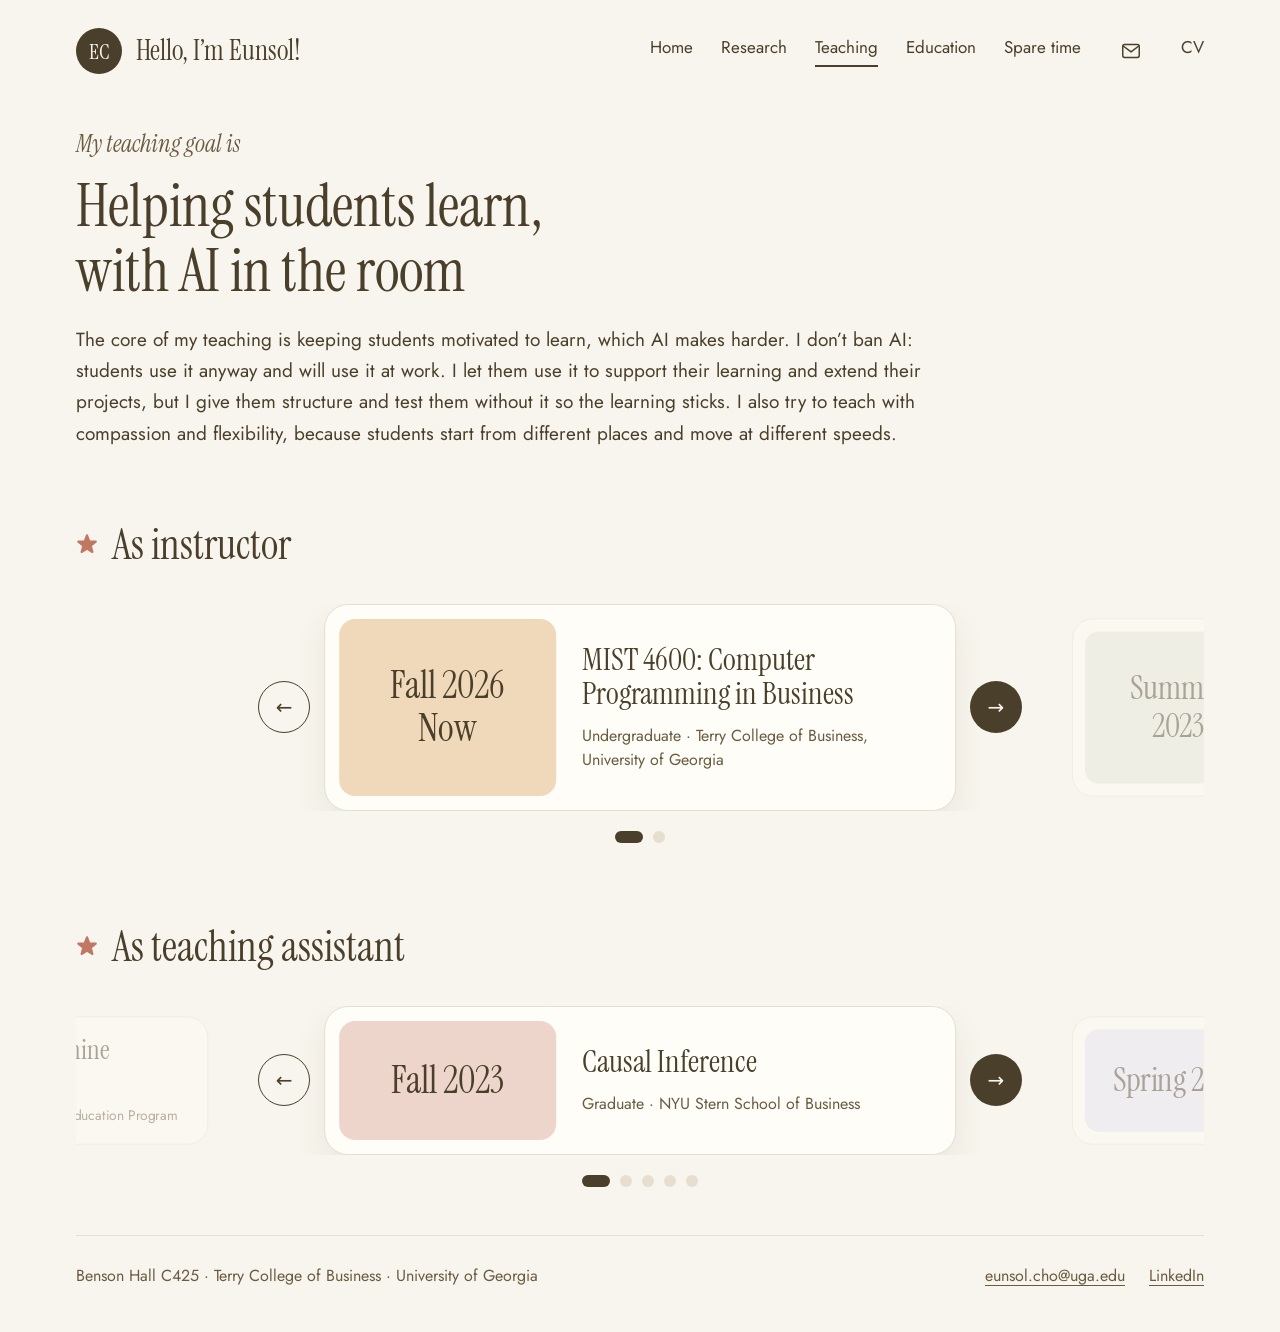
<file: teaching/index.html>
<!doctype html>
<html lang="en">
<head>
<meta charset="utf-8">
<meta name="viewport" content="width=device-width, initial-scale=1">
<title>Teaching · Eunsol Cho</title>
<meta name="description" content="Courses taught by Eunsol Cho at the University of Georgia and NYU Stern.">
<meta property="og:title" content="Teaching · Eunsol Cho">
<meta property="og:description" content="Courses taught by Eunsol Cho at the University of Georgia and NYU Stern.">
<meta property="og:image" content="https://iameunsol.com/assets/img/og.jpg">
<meta property="og:type" content="website">
<link rel="icon" href="../favicon.svg" type="image/svg+xml">
<link rel="preconnect" href="https://fonts.googleapis.com">
<link rel="preconnect" href="https://fonts.gstatic.com" crossorigin>
<link rel="stylesheet" href="https://fonts.googleapis.com/css2?family=Instrument+Serif:ital@0;1&amp;family=Jost:wght@400;500;600&amp;display=swap">
<link rel="stylesheet" href="../assets/css/site.css?v=bc23ac69">
</head>
<body>
<a class="skip" href="#main">Skip to content</a>
<div class="page">
  <header class="site-header">
    <a class="brand" href="../"><span class="mono" aria-hidden="true">EC</span><span class="brand-name">Hello, I’m Eunsol!</span></a>
    <nav class="nav" aria-label="Main">
      <a href="../">Home</a>
      <a href="../research/">Research</a>
      <a href="../teaching/" aria-current="page">Teaching</a>
      <a href="../education/">Education</a>
      <a href="../spare-time/">Spare time</a>
      <a class="icon-link" href="mailto:eunsol.cho@uga.edu" aria-label="Email Eunsol"><svg aria-hidden="true" width="22" height="22" viewBox="0 0 24 24" fill="none" stroke="currentColor" stroke-width="1.6" stroke-linecap="round" stroke-linejoin="round"><rect x="3" y="5" width="18" height="14" rx="2"/><path d="M3.5 6.5l8.5 6.5 8.5-6.5"/></svg></a>
      <a href="/Eunsol_Cho_CV.pdf">CV</a>
    </nav>
  </header>
  <main id="main">
    <section class="intro">
      <p class="kicker">My teaching goal is</p>
      <h1>Helping students learn,<br>with AI in the room</h1>
      <p class="lead">The core of my teaching is keeping students motivated to learn, which AI makes harder. I don’t ban AI: students use it anyway and will use it at work. I let them use it to support their learning and extend their projects, but I give them structure and test them without it so the learning sticks. I also try to teach with compassion and flexibility, because students start from different places and move at different speeds.</p>
    </section>

    <section style="padding:0 var(--x)">
      <h2 class="h h-sub"><svg class="star" aria-hidden="true" width="22" height="22" viewBox="0 0 24 24"><path d="M12.00,2.60 L14.53,9.12 L21.51,9.51 L16.09,13.93 L17.88,20.69 L12.00,16.90 L6.12,20.69 L7.91,13.93 L2.49,9.51 L9.47,9.12 Z"/></svg> As instructor</h2>
      <div data-carousel-wrap>
      <div class="car" data-carousel tabindex="0" aria-roledescription="carousel" aria-label="Courses taught as instructor (use left and right arrow keys)">
        <article class="pc" style="--tile:#F0D9BA">
          <div class="pc-tile term"><span>Fall 2026<br>Now</span></div>
          <div class="pc-text">
            <h3>MIST 4600: Computer Programming in Business</h3>
            <p class="authors">Undergraduate · Terry College of Business, University of Georgia</p>
          </div>
        </article>
        <article class="pc" style="--tile:#E5E6D8">
          <div class="pc-tile term"><span>Summer 2023</span></div>
          <div class="pc-text">
            <h3>Information Technology in Business and Society</h3>
            <p class="authors">Undergraduate · NYU Stern School of Business</p><p class="sum">Instructor evaluation 4.38 / 5</p>
          </div>
        </article>
        <button type="button" class="car-side prev" data-prev aria-label="Previous course">←</button>
        <button type="button" class="car-side next" data-next aria-label="Next course">→</button>
      </div>
      <div class="car-nav">
        <button type="button" class="car-bottom prev" data-prev aria-label="Previous course">←</button>
        <button type="button" class="dotbtn" aria-label="Show course 1"></button><button type="button" class="dotbtn" aria-label="Show course 2"></button>
        <button type="button" class="car-bottom next" data-next aria-label="Next course">→</button>
      </div>
      </div>

      <h2 class="h" style="margin:72px 0 24px"><svg class="star" aria-hidden="true" width="22" height="22" viewBox="0 0 24 24"><path d="M12.00,2.60 L14.53,9.12 L21.51,9.51 L16.09,13.93 L17.88,20.69 L12.00,16.90 L6.12,20.69 L7.91,13.93 L2.49,9.51 L9.47,9.12 Z"/></svg> As teaching assistant</h2>
      <div data-carousel-wrap>
      <div class="car" data-carousel tabindex="0" aria-roledescription="carousel" aria-label="Courses supported as teaching assistant (use left and right arrow keys)">
        <article class="pc" style="--tile:#EDD5CB">
          <div class="pc-tile term"><span>Fall 2023</span></div>
          <div class="pc-text">
            <h3>Causal Inference</h3>
            <p class="authors">Graduate · NYU Stern School of Business</p>
          </div>
        </article>
        <article class="pc" style="--tile:#E6E4F1">
          <div class="pc-tile term"><span>Spring 2023</span></div>
          <div class="pc-text">
            <h3>Information Technology in Business and Society</h3>
            <p class="authors">Undergraduate · NYU Stern School of Business</p>
          </div>
        </article>
        <article class="pc" style="--tile:#D5D6B6">
          <div class="pc-tile term"><span>Summer 2022</span></div>
          <div class="pc-text">
            <h3>Predictive Modeling Using R</h3>
            <p class="authors">Graduate · NYU Stern School of Business</p>
          </div>
        </article>
        <article class="pc" style="--tile:#F0D9BA">
          <div class="pc-tile term"><span>Oct 2019</span></div>
          <div class="pc-text">
            <h3>Machine Learning Applications to Samsung Cases</h3>
            <p class="authors">Professional · Samsung Group Education Program</p>
          </div>
        </article>
        <article class="pc" style="--tile:#E5E6D8">
          <div class="pc-tile term"><span>Sep 2019</span></div>
          <div class="pc-text">
            <h3>Introduction to Machine Learning</h3>
            <p class="authors">Professional · Samsung Group Education Program</p>
          </div>
        </article>
        <button type="button" class="car-side prev" data-prev aria-label="Previous course">←</button>
        <button type="button" class="car-side next" data-next aria-label="Next course">→</button>
      </div>
      <div class="car-nav">
        <button type="button" class="car-bottom prev" data-prev aria-label="Previous course">←</button>
        <button type="button" class="dotbtn" aria-label="Show course 1"></button><button type="button" class="dotbtn" aria-label="Show course 2"></button><button type="button" class="dotbtn" aria-label="Show course 3"></button><button type="button" class="dotbtn" aria-label="Show course 4"></button><button type="button" class="dotbtn" aria-label="Show course 5"></button>
        <button type="button" class="car-bottom next" data-next aria-label="Next course">→</button>
      </div>
      </div>

    </section>
  </main>
  <footer class="site-footer">
    <span>Benson Hall C425 · Terry College of Business · University of Georgia</span>
    <span class="links"><a href="mailto:eunsol.cho@uga.edu">eunsol.cho@uga.edu</a><a href="https://www.linkedin.com/in/eunsol--cho">LinkedIn</a></span>
  </footer>
</div>
<script src="../assets/js/site.js?v=bc23ac69"></script>
</body>
</html>
</file>
<file: assets/css/site.css>
:root{--bg:#F8F5EE;--ink:#4A3F2A;--muted:#6B5B40;--hero:#E6E4F1;--green:#E5E6D8;--spark:#C17862;--card:#FFFDF8;--rule:#E6DFCF;--x:clamp(16px,3vw,36px);--serif:'Instrument Serif',Georgia,serif}
*{box-sizing:border-box}
html{-webkit-text-size-adjust:100%}
body{margin:0;background:var(--bg);color:var(--ink);font-family:Jost,system-ui,sans-serif;font-size:18px;line-height:1.5}
a{color:inherit;text-underline-offset:4px;text-decoration-thickness:1px}
a:focus-visible,button:focus-visible{outline:2px solid var(--spark);outline-offset:3px}
button{font-family:inherit;color:inherit}
img{max-width:100%}
.page{max-width:1200px;margin:0 auto;padding:0 0 44px}
.skip{position:absolute;left:-999px;top:8px;background:var(--ink);color:var(--bg);padding:8px 14px;border-radius:8px;z-index:100}.skip:focus{left:8px}
.star{fill:var(--spark);stroke:var(--spark);stroke-width:2.4;stroke-linejoin:round;flex:0 0 auto}
/* header */
.site-header{display:flex;flex-wrap:wrap;gap:16px 32px;align-items:center;justify-content:space-between;padding:28px var(--x)}
.brand{display:flex;align-items:center;gap:14px;text-decoration:none}
.mono{width:46px;height:46px;border-radius:50%;background:var(--ink);color:var(--bg);display:flex;align-items:center;justify-content:center;font-family:var(--serif);font-size:22px}
.brand-name{font-family:var(--serif);font-size:28px}
.nav{display:flex;flex-wrap:wrap;gap:14px 28px;align-items:center;font-size:17px}
.nav a{text-decoration:none;padding-bottom:4px;border-bottom:2px solid transparent}
.nav a[aria-current=page]{border-bottom-color:var(--ink)}
.nav a:hover{border-bottom-color:var(--rule)}
.nav .icon-link{display:inline-flex;width:44px;height:44px;align-items:center;justify-content:center;border-radius:50%;padding:0;border:0}
.nav .icon-link:hover{background:var(--green)}
.pill{display:inline-flex;align-items:center;gap:8px;text-decoration:none;border:1.5px solid var(--ink);border-radius:999px;padding:12px 24px;font-size:17px;background:transparent;cursor:pointer;transition:background .2s}
.pill:hover{background:rgba(74,63,42,.06)}
.pill.solid{background:var(--ink);color:var(--bg);border-color:var(--ink)}
.pill.solid:hover{background:#3a3121}
.nav .pill{padding:9px 20px;border-bottom:1.5px solid var(--ink)}
/* plain links */
.textlink,.textbtn{align-self:flex-start;font-size:17px;text-decoration:underline;text-decoration-color:var(--spark);text-underline-offset:5px;text-decoration-thickness:1.5px;background:none;border:0;padding:6px 0;cursor:pointer;color:inherit;font-family:inherit}
.textlink:hover,.textbtn:hover{text-decoration-color:var(--ink)}
.kicker{margin:0;font-family:var(--serif);font-style:italic;font-size:24px;color:var(--muted)}
/* home hero */
.hero{display:flex;flex-wrap:wrap;gap:20px;padding:0 var(--x)}
.hero-box{flex:999 1 560px;min-width:0;background:var(--hero);border-radius:22px;padding:clamp(28px,5vw,56px) clamp(22px,4.5vw,52px);display:flex;flex-direction:column;gap:22px;position:relative}
.hero-box .star{position:absolute;top:40px;right:44px}
.label{margin:0;font-size:15px;font-weight:600;letter-spacing:.14em;color:var(--muted)}
h1,h2,h3{font-family:var(--serif);font-weight:400}
.hero-box h1{margin:0;font-size:clamp(40px,6vw,60px);line-height:1.05}
.lead{margin:0;font-size:19px;line-height:1.6;max-width:560px}
.btns{display:flex;flex-wrap:wrap;gap:12px;margin-top:6px}
.portrait{flex:0 1 380px;min-width:280px;display:flex;flex-direction:column;gap:14px}
.portrait img{flex:1 1 auto;width:100%;min-height:380px;height:0;object-fit:cover;object-position:48% 30%;border-radius:22px;display:block}
.caption{padding:4px 4px 0;display:flex;flex-direction:column;gap:8px}
.caption .name-row{margin:0;display:flex;align-items:baseline;justify-content:space-between;gap:12px}
.caption .name{font-family:var(--serif);font-size:30px;line-height:1.1}
.caption .cv{font-size:16px;padding:0;white-space:nowrap}
.caption p{margin:0;font-size:16px;line-height:1.5}
.tag{align-self:flex-start;display:inline-flex;align-items:center;gap:8px;font-size:16px;margin-top:2px}
.dot{width:8px;height:8px;border-radius:50%;background:var(--spark)}
/* section heads */
.section{padding:56px var(--x) 0}
.section-head{display:flex;flex-wrap:wrap;gap:12px 24px;align-items:center;justify-content:space-between}
h2.h{margin:0;display:flex;align-items:center;gap:14px;font-size:clamp(32px,5vw,42px)}
/* carousel */
.car{position:relative;height:470px;margin-top:28px;overflow:hidden;transition:height 450ms ease}
.pc{position:absolute;top:0;left:50%;width:56%;height:100%;border-radius:24px;padding:14px;display:flex;gap:26px;background:var(--card);border:1px solid var(--rule);transition:transform 550ms cubic-bezier(.2,.75,.2,1),opacity 450ms ease;transform:translateX(calc(-50% + var(--off) * (100% + 72px))) scale(var(--sc));opacity:var(--op);z-index:var(--z)}
.pc.is-current{box-shadow:0 14px 32px rgba(74,63,42,.08)}
.pc.is-peek{cursor:pointer}
.pc.is-hidden{pointer-events:none}
.pc-tile{flex:0 0 36%;border-radius:16px;display:flex;align-items:center;justify-content:center;background:var(--tile)}
.pc-tile img{width:100%;height:100%;object-fit:cover;border-radius:16px;display:block}
.pc-tile.img{background:none}
.pc-tile.term{font-family:var(--serif);font-size:clamp(28px,3vw,38px);line-height:1.15;text-align:center;padding:20px}
.pc-tile.fig{flex:0 0 46%;padding:14px}
.pc-col{flex-direction:column;gap:6px}
.pc-col .pc-tile.fig{flex:0 0 260px;height:260px;min-height:0;display:flex;align-items:center;justify-content:center}
.pc-col .pc-tile.fig img{width:auto;height:auto;max-width:100%;max-height:232px}
.pc-col .pc-text{padding:12px 14px 10px;justify-content:flex-start;gap:10px}
.pc-col .pc-text .sum{margin:0}
.car.tall{height:580px}
.pc-tile.fig img{width:100%;height:auto;max-height:100%;object-fit:contain;background:#fff;border-radius:10px}
.paper .ptile.fig{flex:0 0 280px;height:200px;padding:12px}
.paper .ptile.fig img{max-width:100%;max-height:100%;object-fit:contain;background:#fff;border-radius:8px;display:block}
.abs{margin:10px 0 4px;max-width:820px}
.abs p{margin:0 0 16px;font-size:18px;line-height:1.65}
.abs figure{margin:0 0 18px}
.abs figure img{width:100%;border:1px solid var(--rule);border-radius:12px;background:#fff;display:block}
.abs figcaption{margin-top:8px;font-size:15px;color:var(--muted)}
.pc-text .player{margin-top:4px}
.pc-text{flex:1 1 0;min-width:0;padding:24px 18px 24px 0;display:flex;flex-direction:column;justify-content:center;gap:12px}
.pc-text h3{margin:0;font-size:clamp(26px,3vw,31px);line-height:1.12}
.pc-text .authors{margin:0;font-size:16px;color:var(--muted)}
.pc-text .sum{margin:2px 0 0;font-size:18px;line-height:1.55}
.pc-text .pill{align-self:flex-start;padding:10px 20px;font-size:16px;margin-top:6px}
.car-side{position:absolute;top:50%;transform:translate(-50%,-50%);z-index:30;width:52px;height:52px;border-radius:50%;font-size:20px;cursor:pointer;border:1.5px solid var(--ink);background:var(--bg)}
.car-side.next,.car-bottom.next{background:var(--ink);color:var(--bg);border:0}
.car-side.prev{left:calc(22% - 40px)}.car-side.next{left:calc(78% + 40px)}
.car-nav{margin-top:20px;display:flex;justify-content:center;align-items:center;gap:10px}
.car-bottom{display:none;width:44px;height:44px;border-radius:50%;border:1.5px solid var(--ink);background:var(--bg);font-size:18px;cursor:pointer;align-items:center;justify-content:center}
.dotbtn{width:12px;height:12px;border-radius:999px;border:0;padding:0;cursor:pointer;background:var(--rule);transition:width .3s}
.dotbtn[aria-current=true]{width:28px;background:var(--ink)}
.offclock{margin:72px var(--x) 0;display:flex;flex-wrap:wrap;align-items:center;gap:10px 16px;line-height:1.3}
.offclock .t{font-family:var(--serif);font-size:clamp(22px,2.4vw,25px)}
.offclock a{display:inline-flex;font-size:17px;align-items:center;gap:8px;font-weight:500;text-decoration-color:var(--spark)}
.offclock img{border-radius:50%}
/* footer */
.site-footer{margin:48px var(--x) 0;padding-top:28px;border-top:1px solid var(--rule);display:flex;flex-wrap:wrap;gap:12px 32px;justify-content:space-between;font-size:16px;color:var(--muted)}
.site-footer .links{display:flex;gap:24px}
/* inner pages */
.intro{padding:24px var(--x) 0;max-width:1060px}
.intro .kicker{display:flex;align-items:center;gap:12px;margin-bottom:12px}
.intro h1{margin:0;font-size:clamp(34px,5.2vw,60px);line-height:1.08}
.intro p.lead{margin-top:20px;max-width:880px;line-height:1.65}
.filters{margin-top:36px;display:flex;flex-wrap:wrap;gap:10px}
.filters{gap:4px 28px}
.filters button{min-height:44px;padding:8px 0;font-size:17px;cursor:pointer;border:0;border-bottom:2px solid transparent;background:transparent;color:var(--muted)}
.filters button[aria-pressed=true]{border-bottom-color:var(--ink);color:var(--ink)}
.filters button:hover{color:var(--ink)}
.plist{margin-top:24px;display:flex;flex-direction:column;gap:16px}
.paper{background:var(--card);border:1px solid var(--rule);border-radius:22px;padding:14px;display:flex;flex-wrap:wrap;gap:24px}
.paper[hidden]{display:none}
.paper .ptile{flex:0 0 140px;height:140px;background:var(--tile);border-radius:16px;display:flex;align-items:center;justify-content:center}
.paper .pbody{flex:1 1 420px;min-width:0;padding:8px 12px 8px 0;display:flex;flex-direction:column;gap:8px}
.paper h3{margin:0;font-size:clamp(25px,2.6vw,30px);line-height:1.15}
.paper .authors{margin:0;font-size:16px;color:var(--muted)}
.paper .status{margin:0;font-size:16px}
.paper .pill{align-self:flex-start;padding:9px 20px;font-size:16px;margin-top:6px;min-height:44px}

.rows{margin:0;padding:0;list-style:none;border-bottom:1px solid var(--rule)}
.rows li{display:grid;grid-template-columns:130px 1fr;gap:16px;padding:16px 0;border-top:1px solid var(--rule);line-height:1.5}
.rows .when{color:var(--muted);font-size:16px;padding-top:3px}
.rows .muted{color:var(--muted);font-size:16px}
.rows .ct{font-family:var(--serif);font-size:24px}
h2.h.h-sub{margin:64px 0 24px}
.cards{display:grid;grid-template-columns:repeat(auto-fill,minmax(300px,1fr));gap:20px}
.course{min-width:0;background:var(--card);border:1px solid var(--rule);border-radius:22px;padding:14px}
.course .band{border-radius:16px;padding:22px;font-size:15px;font-weight:600;letter-spacing:.14em}
.course .cb{padding:20px 10px 10px;display:flex;flex-direction:column;gap:8px}
.course h3{margin:0;font-size:27px;line-height:1.15}
.course p{margin:0}
.course .where{font-size:16px;color:var(--muted)}
.course .took{margin-top:8px;padding-top:12px;border-top:1px solid var(--rule);font-size:17px;line-height:1.55}
.course .tag{margin-top:6px}
.pgrid{margin-top:28px}
.pcard{display:flex;flex-direction:column}
.pcard .band{min-height:78px;display:flex;align-items:center;justify-content:space-between;gap:14px;line-height:1.4}
.pcard .band svg{flex:0 0 auto}
.pcard .cb{flex:1}
.pcard h3{font-size:25px}
.pcard .sum{font-size:17px;line-height:1.55;margin-top:4px}
.pcard .textlink{margin-top:auto;padding-top:8px;align-self:flex-start}
.songs{display:grid;grid-template-columns:repeat(auto-fill,minmax(250px,1fr));gap:20px}
.song{background:var(--card);border:1px solid var(--rule);border-radius:22px;padding:12px;display:flex;flex-direction:column;gap:14px}
.song img{width:100%;aspect-ratio:1/1;object-fit:cover;border-radius:16px;display:block}
.song .sb{padding:0 8px 8px;display:flex;flex-direction:column;gap:6px}
.song h3{margin:0;font-size:26px;line-height:1.15}
.song .style{margin:0;font-size:16px;color:var(--muted)}
.player{margin-top:8px;display:flex;align-items:center;gap:12px}
.play{flex:0 0 auto;width:44px;height:44px;border-radius:50%;border:0;background:var(--ink);color:var(--bg);cursor:pointer;display:flex;align-items:center;justify-content:center}
.bar{flex:1;height:18px;display:flex;align-items:center;cursor:pointer}
.bar span{display:block;height:4px;width:100%;border-radius:999px;background:var(--rule);position:relative;overflow:hidden}
.bar i{position:absolute;inset:0 auto 0 0;width:0;background:var(--spark)}
.time{font-size:15px;color:var(--muted);min-width:40px;text-align:right;font-variant-numeric:tabular-nums}
.song .open{margin-top:6px;font-size:16px}
@media (max-width:720px){
 .car{height:620px}
 .pc{width:88%;flex-direction:column;gap:14px}
 .pc-tile{flex:0 0 140px}
 .pc-tile.img{flex:0 0 220px}
 .pc-tile.fig{flex:0 0 200px}
 .pc-col .pc-tile.fig{flex:0 0 190px;height:190px}
 .pc-col .pc-tile.fig img{max-height:162px}
 .car.tall{height:740px}
 .pc{width:88%}
 .paper .ptile.fig{flex:1 1 100%;height:220px}
 .pc-text{padding:4px 8px 8px;justify-content:flex-start}
 .car-side{display:none}
 .car-bottom{display:inline-flex}
 .rows li{grid-template-columns:96px 1fr}
}
@media (prefers-reduced-motion:reduce){.pc{transition:none}}
</file>
